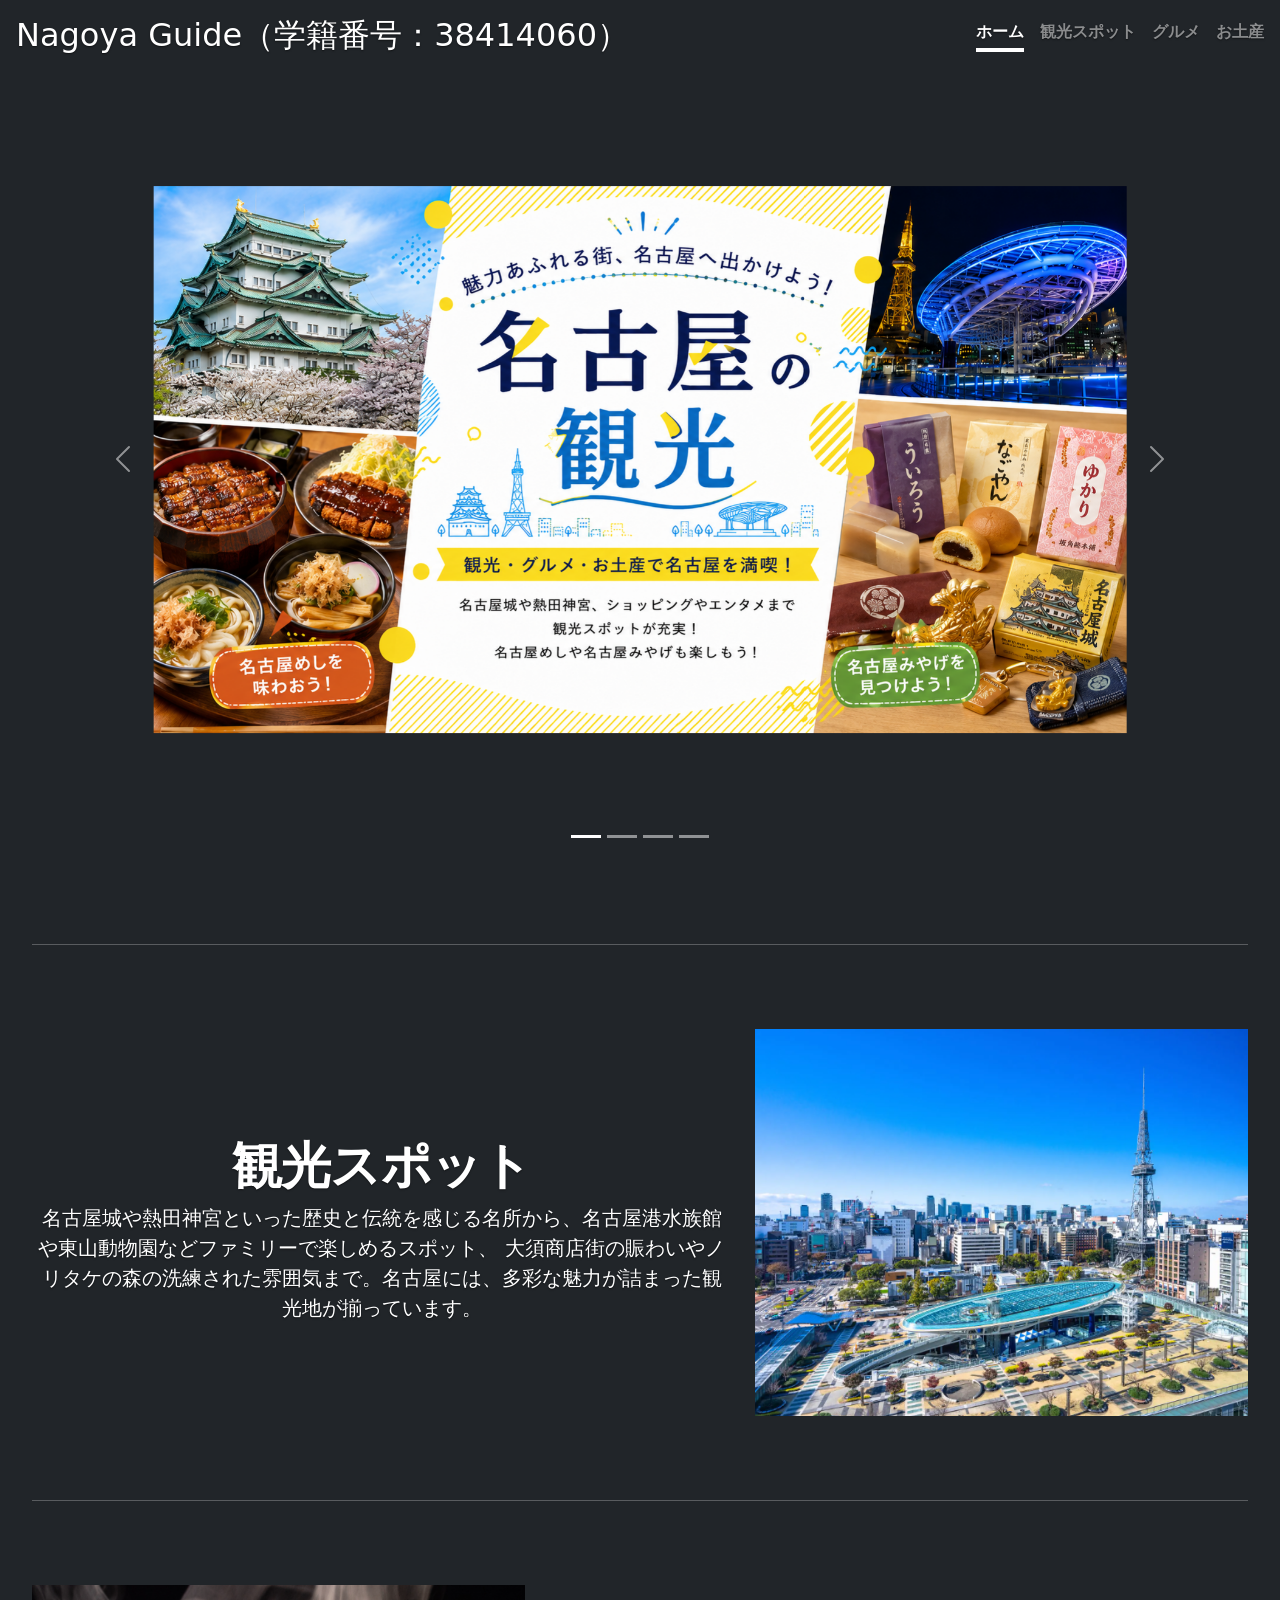
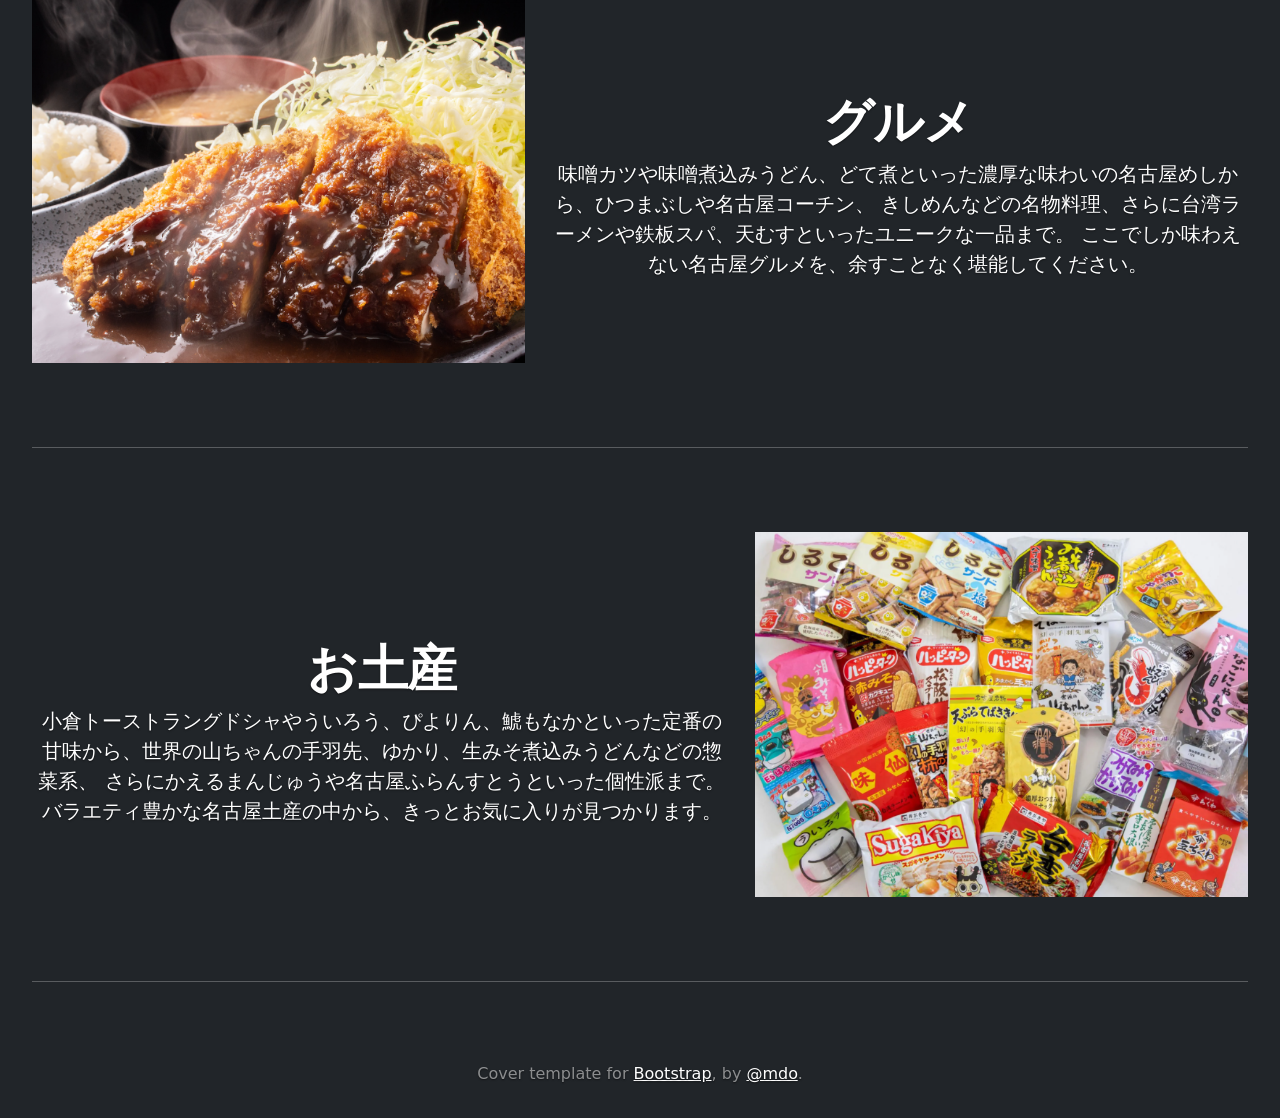
<file: docs/index.html>
<!doctype html>
<html lang="ja" data-bs-theme="auto">
  <head>
    <meta charset="utf-8" />
    <meta name="viewport" content="width=device-width, initial-scale=1" />
    <meta name="description" content="" />
    <meta
      name="author"
      content="Mark Otto, Jacob Thornton, and Bootstrap contributors"
    />
    <meta name="generator" content="Astro v5.13.2" />
    <title>Nagoya Guide</title>
    <link
      rel="canonical"
      href="https://getbootstrap.com/docs/5.3/examples/cover/"
    />
    <script src="./assets/js/color-modes.js"></script>
    <link href="./assets/dist/css/bootstrap.min.css" rel="stylesheet" />
    <meta name="theme-color" content="#712cf9" />
    <link href="cover.css" rel="stylesheet" />
    <link href="carousel.css" rel="stylesheet" />
    <style>
      .bd-placeholder-img {
        font-size: 1.125rem;
        text-anchor: middle;
        -webkit-user-select: none;
        -moz-user-select: none;
        user-select: none;
      }
      @media (min-width: 768px) {
        .bd-placeholder-img-lg {
          font-size: 3.5rem;
        }
      }
      .b-example-divider {
        width: 100%;
        height: 3rem;
        background-color: #0000001a;
        border: solid rgba(0, 0, 0, 0.15);
        border-width: 1px 0;
        box-shadow:
          inset 0 0.5em 1.5em #0000001a,
          inset 0 0.125em 0.5em #00000026;
      }
      .b-example-vr {
        flex-shrink: 0;
        width: 1.5rem;
        height: 100vh;
      }
      .bi {
        vertical-align: -0.125em;
        fill: currentColor;
      }
      .nav-scroller {
        position: relative;
        z-index: 2;
        height: 2.75rem;
        overflow-y: hidden;
      }
      .nav-scroller .nav {
        display: flex;
        flex-wrap: nowrap;
        padding-bottom: 1rem;
        margin-top: -1px;
        overflow-x: auto;
        text-align: center;
        white-space: nowrap;
        -webkit-overflow-scrolling: touch;
      }
      .btn-bd-primary {
        --bd-violet-bg: #712cf9;
        --bd-violet-rgb: 112.520718, 44.062154, 249.437846;
        --bs-btn-font-weight: 600;
        --bs-btn-color: var(--bs-white);
        --bs-btn-bg: var(--bd-violet-bg);
        --bs-btn-border-color: var(--bd-violet-bg);
        --bs-btn-hover-color: var(--bs-white);
        --bs-btn-hover-bg: #6528e0;
        --bs-btn-hover-border-color: #6528e0;
        --bs-btn-focus-shadow-rgb: var(--bd-violet-rgb);
        --bs-btn-active-color: var(--bs-btn-hover-color);
        --bs-btn-active-bg: #5a23c8;
        --bs-btn-active-border-color: #5a23c8;
      }
      .bd-mode-toggle {
        z-index: 1500;
      }
      .bd-mode-toggle .bi {
        width: 1em;
        height: 1em;
      }
      .bd-mode-toggle .dropdown-menu .active .bi {
        display: block !important;
      }
      .cover-container {
        max-width: 1600px;
      }
    </style>
  </head>
  <body class="d-flex text-center text-bg-dark">
    <svg xmlns="http://www.w3.org/2000/svg" class="d-none">
      <symbol id="check2" viewBox="0 0 16 16">
        <path
          d="M13.854 3.646a.5.5 0 0 1 0 .708l-7 7a.5.5 0 0 1-.708 0l-3.5-3.5a.5.5 0 1 1 .708-.708L6.5 10.293l6.646-6.647a.5.5 0 0 1 .708 0z"
        ></path>
      </symbol>
      <symbol id="circle-half" viewBox="0 0 16 16">
        <path
          d="M8 15A7 7 0 1 0 8 1v14zm0 1A8 8 0 1 1 8 0a8 8 0 0 1 0 16z"
        ></path>
      </symbol>
      <symbol id="moon-stars-fill" viewBox="0 0 16 16">
        <path
          d="M6 .278a.768.768 0 0 1 .08.858 7.208 7.208 0 0 0-.878 3.46c0 4.021 3.278 7.277 7.318 7.277.527 0 1.04-.055 1.533-.16a.787.787 0 0 1 .81.316.733.733 0 0 1-.031.893A8.349 8.349 0 0 1 8.344 16C3.734 16 0 12.286 0 7.71 0 4.266 2.114 1.312 5.124.06A.752.752 0 0 1 6 .278z"
        ></path>
        <path
          d="M10.794 3.148a.217.217 0 0 1 .412 0l.387 1.162c.173.518.579.924 1.097 1.097l1.162.387a.217.217 0 0 1 0 .412l-1.162.387a1.734 1.734 0 0 0-1.097 1.097l-.387 1.162a.217.217 0 0 1-.412 0l-.387-1.162A1.734 1.734 0 0 0 9.31 6.593l-1.162-.387a.217.217 0 0 1 0-.412l1.162-.387a1.734 1.734 0 0 0 1.097-1.097l.387-1.162zM13.863.099a.145.145 0 0 1 .274 0l.258.774c.115.346.386.617.732.732l.774.258a.145.145 0 0 1 0 .274l-.774.258a1.156 1.156 0 0 0-.732.732l-.258.774a.145.145 0 0 1-.274 0l-.258-.774a1.156 1.156 0 0 0-.732-.732l-.774-.258a.145.145 0 0 1 0-.274l.774-.258c.346-.115.617-.386.732-.732L13.863.1z"
        ></path>
      </symbol>
      <symbol id="sun-fill" viewBox="0 0 16 16">
        <path
          d="M8 12a4 4 0 1 0 0-8 4 4 0 0 0 0 8zM8 0a.5.5 0 0 1 .5.5v2a.5.5 0 0 1-1 0v-2A.5.5 0 0 1 8 0zm0 13a.5.5 0 0 1 .5.5v2a.5.5 0 0 1-1 0v-2A.5.5 0 0 1 8 13zm8-5a.5.5 0 0 1-.5.5h-2a.5.5 0 0 1 0-1h2a.5.5 0 0 1 .5.5zM3 8a.5.5 0 0 1-.5.5h-2a.5.5 0 0 1 0-1h2A.5.5 0 0 1 3 8zm10.657-5.657a.5.5 0 0 1 0 .707l-1.414 1.415a.5.5 0 1 1-.707-.708l1.414-1.414a.5.5 0 0 1 .707 0zm-9.193 9.193a.5.5 0 0 1 0 .707L3.05 13.657a.5.5 0 0 1-.707-.707l1.414-1.414a.5.5 0 0 1 .707 0zm9.193 2.121a.5.5 0 0 1-.707 0l-1.414-1.414a.5.5 0 0 1 .707-.707l1.414 1.414a.5.5 0 0 1 0 .707zM4.464 4.465a.5.5 0 0 1-.707 0L2.343 3.05a.5.5 0 1 1 .707-.707l1.414 1.414a.5.5 0 0 1 0 .708z"
        ></path>
      </symbol>
    </svg>
    <div class="cover-container d-flex w-100 p-3 mx-auto flex-column">
      <header class="mb-auto">
        <div>
          <h2 class="float-md-start mb-0"><a class="nav-link" fw-bold href="index.html">Nagoya Guide（学籍番号：38414060）</a></h2>
          <nav class="nav nav-masthead justify-content-center float-md-end">
            <a
              class="nav-link fw-bold py-1 px-0 active"
              aria-current="page"
              href="index.html"
              >ホーム</a
            >
            <a class="nav-link fw-bold py-1 px-0" href="tourist_sports.html">観光スポット</a>
            <a class="nav-link fw-bold py-1 px-0" href="gourmet.html">グルメ</a>
            <a class="nav-link fw-bold py-1 px-0" href="souvenir.html">お土産</a>
          </nav>
        </div>
      </header>
      <main class="px-3">
        <div id="myCarousel" class="carousel slide mb-6" data-bs-ride="carousel">
          <div class="carousel-indicators">
            <button
              type="button"
              data-bs-target="#myCarousel"
              data-bs-slide-to="0"
              class="active"
              aria-current="true"
              aria-label="Slide 1"
            ></button>
            <button
              type="button"
              data-bs-target="#myCarousel"
              data-bs-slide-to="1"
              aria-label="Slide 2"
            ></button>
            <button
              type="button"
              data-bs-target="#myCarousel"
              data-bs-slide-to="2"
              aria-label="Slide 3"
            ></button>
            <button
              type="button"
              data-bs-target="#myCarousel"
              data-bs-slide-to="3"
              aria-label="Slide 4"
            ></button>
          </div>
          <div class="carousel-inner">
            <div class="carousel-item active">
              <a class="nav-link fw-bold py-1 px-0" href="index.html">
              <img
                src="fig/ホーム/移動画面-ホーム.png"
                class="d-block"
                style="position: absolute; top: 50%; left: 50%; transform: translate(-50%, -50%); width: 80%; height: 80%; object-fit: contain;"
                alt="ホーム"
              >
              </a>
            </div>
            <div class="carousel-item">
              <a class="nav-link fw-bold py-1 px-0" href="tourist_sports.html">
              <img
                src="fig/ホーム/移動画面-観光.png"
                class="d-block"
                style="position: absolute; top: 50%; left: 50%; transform: translate(-50%, -50%); width: 80%; height: 80%; object-fit: contain;"
                alt="観光"
              >
              </a>
            </div>
            <div class="carousel-item">
              <a class="nav-link fw-bold py-1 px-0" href="gourmet.html">
              <img
                src="fig/ホーム/移動画面-グルメ.png"
                class="d-block"
                style="position: absolute; top: 50%; left: 50%; transform: translate(-50%, -50%); width: 80%; height: 80%; object-fit: contain;"
                alt="グルメ"
              >
              </a>
            </div>
            <div class="carousel-item">
              <a class="nav-link fw-bold py-1 px-0" href="souvenir.html">
              <img
                src="fig/ホーム/移動画面-お土産.png"
                class="d-block"
                style="position: absolute; top: 50%; left: 50%; transform: translate(-50%, -50%); width: 80%; height: 80%; object-fit: contain;"
                alt="お土産"
              >
              </a>
            </div>
          </div>
          <button
            class="carousel-control-prev"
            type="button"
            data-bs-target="#myCarousel"
            data-bs-slide="prev"
          >
            <span class="carousel-control-prev-icon" aria-hidden="true"></span>
            <span class="visually-hidden">Previous</span>
          </button>
          <button
            class="carousel-control-next"
            type="button"
            data-bs-target="#myCarousel"
            data-bs-slide="next"
          >
            <span class="carousel-control-next-icon" aria-hidden="true"></span>
            <span class="visually-hidden">Next</span>
          </button>
        </div>        
        <hr class="featurette-divider" />
        <div class="row featurette">
          <div class="col-md-7">
            <h2 class="featurette-heading fw-normal lh-1">
              <a class="nav-link fw-bold py-1 px-0" href="tourist_sports.html">
              観光スポット
              </a>
            </h2>
            <p class="lead">
              名古屋城や熱田神宮といった歴史と伝統を感じる名所から、名古屋港水族館や東山動物園などファミリーで楽しめるスポット、
              大須商店街の賑わいやノリタケの森の洗練された雰囲気まで。名古屋には、多彩な魅力が詰まった観光地が揃っています。
            </p>
          </div>
          <div class="col-md-5">
            <a class="nav-link fw-bold py-1 px-0" href="tourist_sports.html">
            <img
              src="fig/ホーム/観光.png"
              class="featurette-image img-fluid mx-auto"
              alt="観光"
              width="500"
              height="500"
            >
            </a>
          </div>
        </div>
        <hr class="featurette-divider" />
        <div class="row featurette">
          <div class="col-md-7 order-md-2">
            <h2 class="featurette-heading fw-normal lh-1">
              <a class="nav-link fw-bold py-1 px-0" href="gourmet.html">
              グルメ
              </a>
            </h2>
            <p class="lead">
              味噌カツや味噌煮込みうどん、どて煮といった濃厚な味わいの名古屋めしから、ひつまぶしや名古屋コーチン、
              きしめんなどの名物料理、さらに台湾ラーメンや鉄板スパ、天むすといったユニークな一品まで。
              ここでしか味わえない名古屋グルメを、余すことなく堪能してください。
            </p>
          </div>
          <div class="col-md-5 order-md-1">
            <a class="nav-link fw-bold py-1 px-0" href="gourmet.html">
            <img
              src="fig/ホーム/グルメ.png"
              class="featurette-image img-fluid mx-auto"
              alt="グルメ"
              width="500"
              height="500"
            >
            </a>
          </div>
        </div>
        <hr class="featurette-divider" />
        <div class="row featurette">
          <div class="col-md-7">
            <h2 class="featurette-heading fw-normal lh-1">
              <a class="nav-link fw-bold py-1 px-0" href="souvenir.html">
              お土産
              </a>
            </h2>
            <p class="lead">
              小倉トーストラングドシャやういろう、ぴよりん、鯱もなかといった定番の甘味から、世界の山ちゃんの手羽先、ゆかり、生みそ煮込みうどんなどの惣菜系、
              さらにかえるまんじゅうや名古屋ふらんすとうといった個性派まで。バラエティ豊かな名古屋土産の中から、きっとお気に入りが見つかります。
            </p>
          </div>
          <div class="col-md-5">
            <a class="nav-link fw-bold py-1 px-0" href="souvenir.html">
            <img
              src="fig/ホーム/お土産.png"
              class="featurette-image img-fluid mx-auto"
              alt="お土産"
              width="500"
              height="500"
            >
            </a>
          </div>
        </div>
        <hr class="featurette-divider" />
      </main>
      <footer class="mt-auto text-white-50">
        <p>
          Cover template for
          <a href="https://getbootstrap.com/" class="text-white">Bootstrap</a>,
          by <a href="https://x.com/mdo" class="text-white">@mdo</a>.
        </p>
      </footer>
    </div>
    <script
      src="./assets/dist/js/bootstrap.bundle.min.js"
      class="astro-vvvwv3sm"
    ></script>
  </body>
</html>
</file>
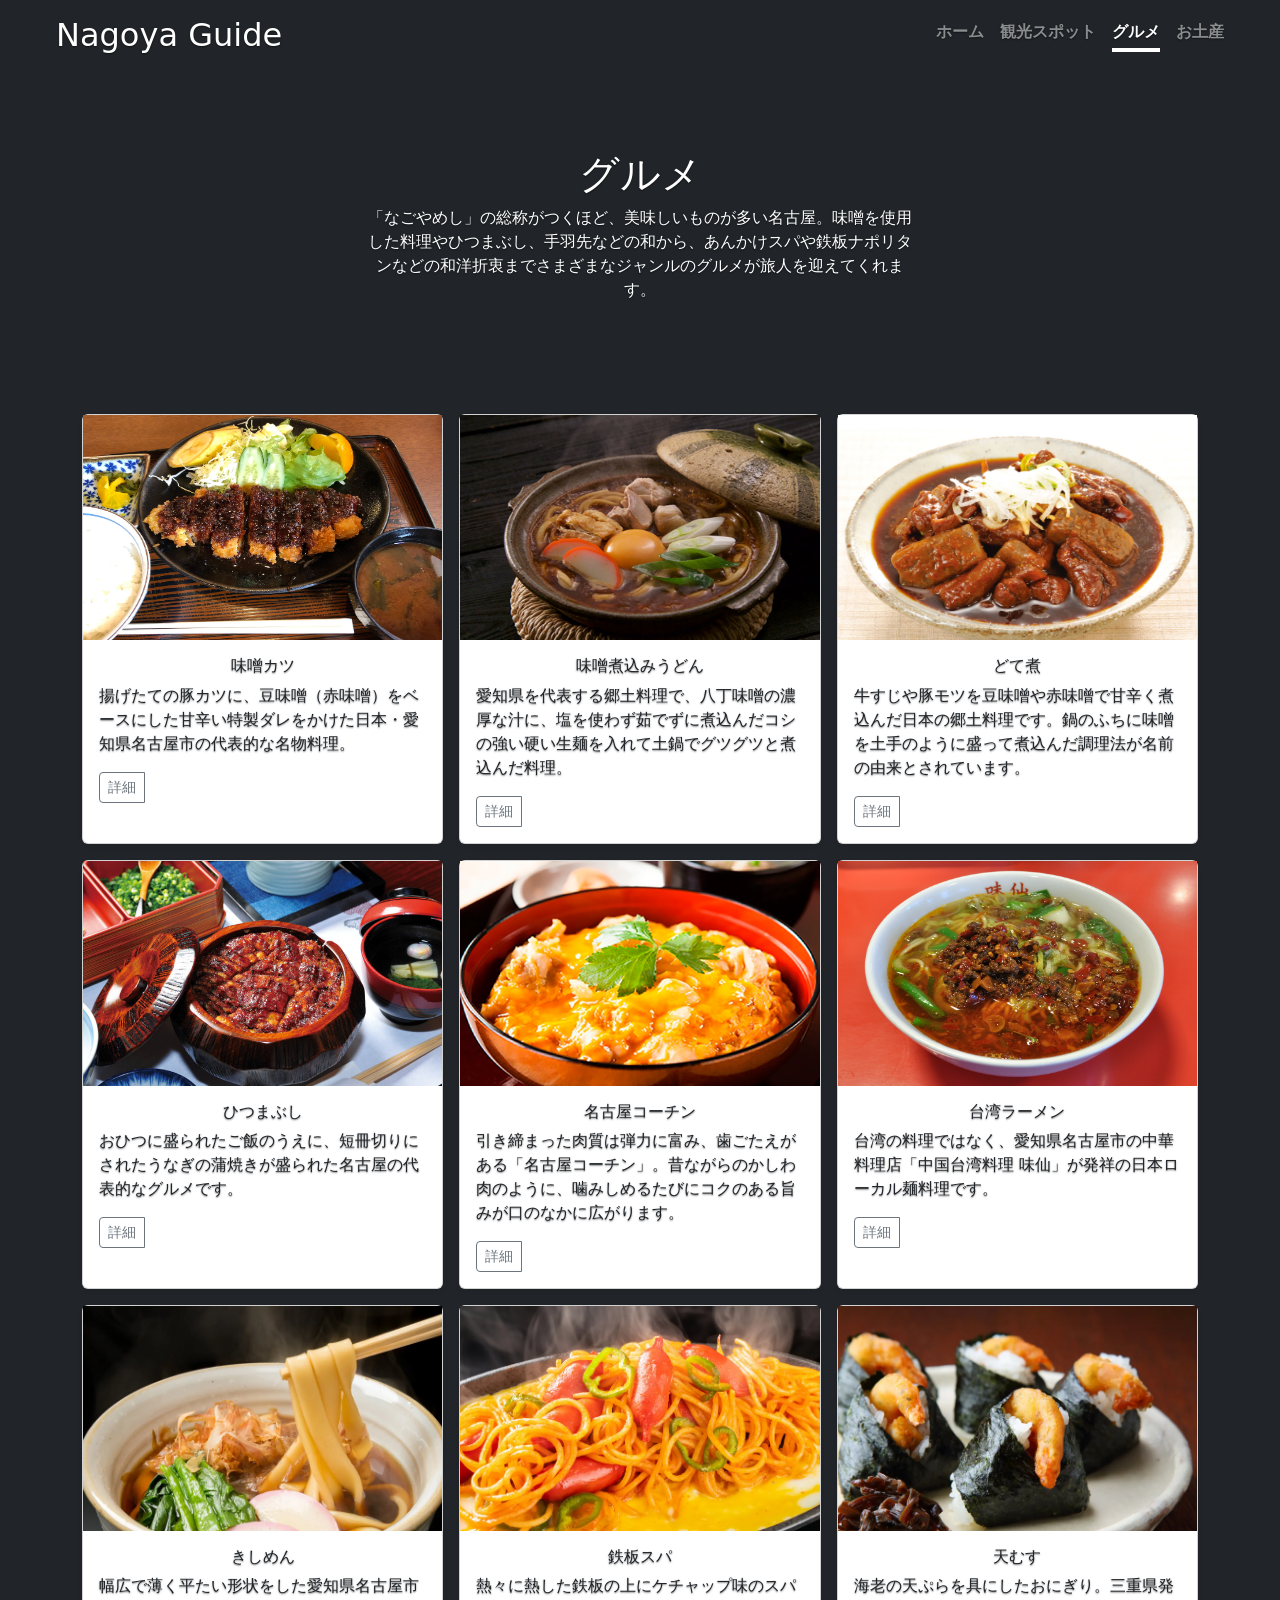
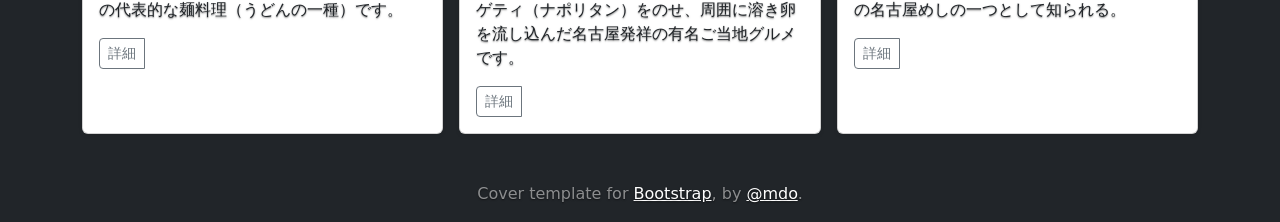
<file: docs/gourmet.html>
<!doctype html>
<html lang="ja" class="h-100" data-bs-theme="auto">
  <head>
    <meta charset="utf-8" />
    <meta name="viewport" content="width=device-width, initial-scale=1" />
    <meta name="description" content="" />
    <meta
      name="author"
      content="Mark Otto, Jacob Thornton, and Bootstrap contributors"
    />
    <meta name="generator" content="Astro v5.13.2" />
    <title>グルメ</title>
    <link
      rel="canonical"
      href="https://getbootstrap.com/docs/5.3/examples/cover/"
    />
    <script src="./assets/js/color-modes.js"></script>
    <link href="./assets/dist/css/bootstrap.min.css" rel="stylesheet" />
    <meta name="theme-color" content="#712cf9" />
    <link href="cover.css" rel="stylesheet" />
    <style>
      .bd-placeholder-img {
        font-size: 1.125rem;
        text-anchor: middle;
        -webkit-user-select: none;
        -moz-user-select: none;
        user-select: none;
      }
      @media (min-width: 768px) {
        .bd-placeholder-img-lg {
          font-size: 3.5rem;
        }
      }
      .b-example-divider {
        width: 100%;
        height: 3rem;
        background-color: #0000001a;
        border: solid rgba(0, 0, 0, 0.15);
        border-width: 1px 0;
        box-shadow:
          inset 0 0.5em 1.5em #0000001a,
          inset 0 0.125em 0.5em #00000026;
      }
      .b-example-vr {
        flex-shrink: 0;
        width: 1.5rem;
        height: 100vh;
      }
      .bi {
        vertical-align: -0.125em;
        fill: currentColor;
      }
      .nav-scroller {
        position: relative;
        z-index: 2;
        height: 2.75rem;
        overflow-y: hidden;
      }
      .nav-scroller .nav {
        display: flex;
        flex-wrap: nowrap;
        padding-bottom: 1rem;
        margin-top: -1px;
        overflow-x: auto;
        text-align: center;
        white-space: nowrap;
        -webkit-overflow-scrolling: touch;
      }
      .btn-bd-primary {
        --bd-violet-bg: #712cf9;
        --bd-violet-rgb: 112.520718, 44.062154, 249.437846;
        --bs-btn-font-weight: 600;
        --bs-btn-color: var(--bs-white);
        --bs-btn-bg: var(--bd-violet-bg);
        --bs-btn-border-color: var(--bd-violet-bg);
        --bs-btn-hover-color: var(--bs-white);
        --bs-btn-hover-bg: #6528e0;
        --bs-btn-hover-border-color: #6528e0;
        --bs-btn-focus-shadow-rgb: var(--bd-violet-rgb);
        --bs-btn-active-color: var(--bs-btn-hover-color);
        --bs-btn-active-bg: #5a23c8;
        --bs-btn-active-border-color: #5a23c8;
      }
      .bd-mode-toggle {
        z-index: 1500;
      }
      .bd-mode-toggle .bi {
        width: 1em;
        height: 1em;
      }
      .bd-mode-toggle .dropdown-menu .active .bi {
        display: block !important;
      }
      .cover-container {
        max-width: 1200px;
      }
    </style>
  </head>
  <body class="d-flex h-100 text-center text-bg-dark">
    <svg xmlns="http://www.w3.org/2000/svg" class="d-none">
      <symbol id="check2" viewBox="0 0 16 16">
        <path
          d="M13.854 3.646a.5.5 0 0 1 0 .708l-7 7a.5.5 0 0 1-.708 0l-3.5-3.5a.5.5 0 1 1 .708-.708L6.5 10.293l6.646-6.647a.5.5 0 0 1 .708 0z"
        ></path>
      </symbol>
      <symbol id="circle-half" viewBox="0 0 16 16">
        <path
          d="M8 15A7 7 0 1 0 8 1v14zm0 1A8 8 0 1 1 8 0a8 8 0 0 1 0 16z"
        ></path>
      </symbol>
      <symbol id="moon-stars-fill" viewBox="0 0 16 16">
        <path
          d="M6 .278a.768.768 0 0 1 .08.858 7.208 7.208 0 0 0-.878 3.46c0 4.021 3.278 7.277 7.318 7.277.527 0 1.04-.055 1.533-.16a.787.787 0 0 1 .81.316.733.733 0 0 1-.031.893A8.349 8.349 0 0 1 8.344 16C3.734 16 0 12.286 0 7.71 0 4.266 2.114 1.312 5.124.06A.752.752 0 0 1 6 .278z"
        ></path>
        <path
          d="M10.794 3.148a.217.217 0 0 1 .412 0l.387 1.162c.173.518.579.924 1.097 1.097l1.162.387a.217.217 0 0 1 0 .412l-1.162.387a1.734 1.734 0 0 0-1.097 1.097l-.387 1.162a.217.217 0 0 1-.412 0l-.387-1.162A1.734 1.734 0 0 0 9.31 6.593l-1.162-.387a.217.217 0 0 1 0-.412l1.162-.387a1.734 1.734 0 0 0 1.097-1.097l.387-1.162zM13.863.099a.145.145 0 0 1 .274 0l.258.774c.115.346.386.617.732.732l.774.258a.145.145 0 0 1 0 .274l-.774.258a1.156 1.156 0 0 0-.732.732l-.258.774a.145.145 0 0 1-.274 0l-.258-.774a1.156 1.156 0 0 0-.732-.732l-.774-.258a.145.145 0 0 1 0-.274l.774-.258c.346-.115.617-.386.732-.732L13.863.1z"
        ></path>
      </symbol>
      <symbol id="sun-fill" viewBox="0 0 16 16">
        <path
          d="M8 12a4 4 0 1 0 0-8 4 4 0 0 0 0 8zM8 0a.5.5 0 0 1 .5.5v2a.5.5 0 0 1-1 0v-2A.5.5 0 0 1 8 0zm0 13a.5.5 0 0 1 .5.5v2a.5.5 0 0 1-1 0v-2A.5.5 0 0 1 8 13zm8-5a.5.5 0 0 1-.5.5h-2a.5.5 0 0 1 0-1h2a.5.5 0 0 1 .5.5zM3 8a.5.5 0 0 1-.5.5h-2a.5.5 0 0 1 0-1h2A.5.5 0 0 1 3 8zm10.657-5.657a.5.5 0 0 1 0 .707l-1.414 1.415a.5.5 0 1 1-.707-.708l1.414-1.414a.5.5 0 0 1 .707 0zm-9.193 9.193a.5.5 0 0 1 0 .707L3.05 13.657a.5.5 0 0 1-.707-.707l1.414-1.414a.5.5 0 0 1 .707 0zm9.193 2.121a.5.5 0 0 1-.707 0l-1.414-1.414a.5.5 0 0 1 .707-.707l1.414 1.414a.5.5 0 0 1 0 .707zM4.464 4.465a.5.5 0 0 1-.707 0L2.343 3.05a.5.5 0 1 1 .707-.707l1.414 1.414a.5.5 0 0 1 0 .708z"
        ></path>
      </symbol>
    </svg>
    <div class="cover-container d-flex w-100 h-100 p-3 mx-auto flex-column">
      <header class="mb-auto">
        <div>
          <h2 class="float-md-start mb-0"><a class="nav-link" fw-bold href="index.html">Nagoya Guide</a></h2>
          <nav class="nav nav-masthead justify-content-center float-md-end">
            <a
              class="nav-link fw-bold py-1 px-0"
              aria-current="page"
              href="index.html"
              >ホーム</a
            >
            <a class="nav-link fw-bold py-1 px-0" href="tourist_sports.html">観光スポット</a>
            <a class="nav-link fw-bold py-1 px-0 active" href="gourmet.html">グルメ</a>
            <a class="nav-link fw-bold py-1 px-0" href="souvenir.html">お土産</a>
          </nav>
        </div>
      </header>

      <main>
        <section class="py-5 text-center container">
          <div class="row py-lg-5">
            <div class="col-lg-6 col-md-8 mx-auto">
              <h1 class="fw-light">グルメ</h1>
              <p>
              「なごやめし」の総称がつくほど、美味しいものが多い名古屋。味噌を使用した料理やひつまぶし、手羽先などの和から、あんかけスパや鉄板ナポリタンなどの和洋折衷までさまざまなジャンルのグルメが旅人を迎えてくれます。
              </p>
            </div>
          </div>
        </section>
        <div class="album pb-5">
          <div class="container">
            <div class="row row-cols-1 row-cols-sm-2 row-cols-md-3 g-3">
              <div class="col d-flex">
                <div class="card shadow-sm h-100 w-100">
                  <img
                    height="225"
                    src="fig/グルメ/味噌カツ.png"
                  >
                  </img>
                  <div class="card-body">
                    <h6>味噌カツ</h6>
                    <p class="card-text" style="text-align: left;">
                      揚げたての豚カツに、豆味噌（赤味噌）をベースにした甘辛い特製ダレをかけた日本・愛知県名古屋市の代表的な名物料理。
                    </p>
                    <div class="d-flex justify-content-between align-items-center">
                      <div class="btn-group">
                        <button
                          type="button"
                          class="btn btn-sm btn-outline-secondary"
                          data-bs-toggle="modal"
                          data-bs-target="#musokatuModal"
                        >
                          詳細
                        </button>
                        <div class="modal fade" id="musokatuModal" data-bs-backdrop="static" data-bs-keyboard="false" tabindex="-1" aria-labelledby="musokatuModalLabel" aria-hidden="true">
                          <div class="modal-dialog modal-dialog-centered modal-xl">
                            <div class="modal-content">
                              <div class="modal-header">
                                <h1 class="modal-title fs-5" id="musokatuModalLabel">味噌カツ</h1>
                                <button type="button" class="btn-close" data-bs-dismiss="modal" aria-label="Close"></button>
                              </div>
                              <div class="modal-body">
                                <div class="row">
                                  <figure class="figure">
                                    <img src="fig/グルメ/味噌カツ.png" class="figure-img img-fluid rounded">
                                  </figure> 
                                </div>                         
                                <p style="text-align: left;">
                                  八丁味噌などの豆味噌のベースに店によって鰹出汁、砂糖など様々なものを加えた独自のタレを豚カツにかけたもの。一つの惣菜として並ぶこともあれば、カツ丼やカツサンドの形で用いられることもある。
                                </p>
                              </div>
                            </div>
                          </div>
                        </div>
                      </div>
                    </div>
                  </div>
                </div>
              </div>
              <div class="col d-flex">
                <div class="card shadow-sm h-100 w-100">
                  <img
                    height="225"
                    src="fig/グルメ/味噌煮込みうどん.png"
                  >
                  </img>
                  <div class="card-body">
                    <h6>味噌煮込みうどん</h6>
                    <p class="card-text" style="text-align: left;">
                      愛知県を代表する郷土料理で、八丁味噌の濃厚な汁に、塩を使わず茹でずに煮込んだコシの強い硬い生麺を入れて土鍋でグツグツと煮込んだ料理。
                    </p>
                    <div class="d-flex justify-content-between align-items-center">
                      <div class="btn-group">
                        <button
                          type="button"
                          class="btn btn-sm btn-outline-secondary"
                          data-bs-toggle="modal"
                          data-bs-target="#misonikomiModal"
                        >
                          詳細
                        </button>
                        <div class="modal fade" id="misonikomiModal" data-bs-backdrop="static" data-bs-keyboard="false" tabindex="-1" aria-labelledby="misonikomiModalLabel" aria-hidden="true">
                          <div class="modal-dialog modal-dialog-centered modal-xl">
                            <div class="modal-content">
                              <div class="modal-header">
                                <h1 class="modal-title fs-5" id="misonikomiModalLabel">味噌煮込みうどん</h1>
                                <button type="button" class="btn-close" data-bs-dismiss="modal" aria-label="Close"></button>
                              </div>
                              <div class="modal-body">
                                <div class="row">
                                  <figure class="figure">
                                    <img src="fig/グルメ/味噌煮込みうどん.png" class="figure-img img-fluid rounded">
                                  </figure> 
                                </div>                         
                                <p style="text-align: left;">
                                  味噌煮込みうどんは、愛知県（名古屋市）を中心に親しまれる郷土料理です。濃厚な豆味噌（八丁味噌）のつゆに、塩を使わずに小麦粉と水だけで打ったコシの強い生麺を入れ、土鍋でそのまま煮込むスタイルが特徴です。
                                </p>
                              </div>
                            </div>
                          </div>
                        </div>
                      </div>
                    </div>
                  </div>
                </div>
              </div>
              <div class="col d-flex">
                <div class="card shadow-sm h-100 w-100">
                  <img
                    height="225"
                    src="fig/グルメ/どて煮.png"
                  >
                  </img>
                  <div class="card-body">
                    <h6>どて煮</h6>
                    <p class="card-text" style="text-align: left;">
                     牛すじや豚モツを豆味噌や赤味噌で甘辛く煮込んだ日本の郷土料理です。鍋のふちに味噌を土手のように盛って煮込んだ調理法が名前の由来とされています。
                    </p>
                    <div class="d-flex justify-content-between align-items-center">
                      <div class="btn-group">
                        <button
                          type="button"
                          class="btn btn-sm btn-outline-secondary"
                          data-bs-toggle="modal"
                          data-bs-target="#doteniModal"
                        >
                          詳細
                        </button>
                        <div class="modal fade" id="doteniModal" data-bs-backdrop="static" data-bs-keyboard="false" tabindex="-1" aria-labelledby="doteniModalLabel" aria-hidden="true">
                          <div class="modal-dialog modal-dialog-centered modal-xl">
                            <div class="modal-content">
                              <div class="modal-header">
                                <h1 class="modal-title fs-5" id="doteniModalLabel">どて煮</h1>
                                <button type="button" class="btn-close" data-bs-dismiss="modal" aria-label="Close"></button>
                              </div>
                              <div class="modal-body">
                                <div class="row">
                                  <figure class="figure">
                                    <img src="fig/グルメ/どて煮.png" class="figure-img img-fluid rounded">
                                  </figure> 
                                </div>                         
                                <p style="text-align: left;">
                                  どて煮は豚のモツを味噌やみりんで煮込んだ、寒い冬に食べたくなる料理です。名古屋名物として居酒屋では定番メニューで、家庭でも食べられています。
                                  どて煮の「どて」は土手が由来で、本来は味噌を土手状に塗った鍋の中に具材と汁を入れて煮たり焼いたりして調理していたことから「どて煮」や「どて焼き」が生まれたそうです。
                                </p>
                              </div>
                            </div>
                          </div>
                        </div>
                      </div>
                    </div>
                  </div>
                </div>
              </div>
              <div class="col d-flex">
                <div class="card shadow-sm h-100 w-100">
                  <img
                    height="225"
                    src="fig/グルメ/ひつまぶし.png"
                  >
                  </img>
                  <div class="card-body">
                    <h6>ひつまぶし</h6>
                    <p class="card-text" style="text-align: left;">
                      おひつに盛られたご飯のうえに、短冊切りにされたうなぎの蒲焼きが盛られた名古屋の代表的なグルメです。
                    </p>
                    <div class="d-flex justify-content-between align-items-center">
                      <div class="btn-group">
                        <button
                          type="button"
                          class="btn btn-sm btn-outline-secondary"
                          data-bs-toggle="modal"
                          data-bs-target="#hitsumabushiModal"
                        >
                          詳細
                        </button>
                        <div class="modal fade" id="hitsumabushiModal" data-bs-backdrop="static" data-bs-keyboard="false" tabindex="-1" aria-labelledby="hitsumabushiModalLabel" aria-hidden="true">
                          <div class="modal-dialog modal-dialog-centered modal-xl">
                            <div class="modal-content">
                              <div class="modal-header">
                                <h1 class="modal-title fs-5" id="hitsumabushiModalLabel">ひつまぶし</h1>
                                <button type="button" class="btn-close" data-bs-dismiss="modal" aria-label="Close"></button>
                              </div>
                              <div class="modal-body">
                                <div class="row">
                                  <figure class="figure">
                                    <img src="fig/グルメ/ひつまぶし.png" class="figure-img img-fluid rounded">
                                  </figure> 
                                </div>                         
                                <p style="text-align: left;">
                                  お茶碗によそって食べる「ひつまぶし」。1杯目はそのまま、2杯目は薬味をつけて、3杯目は出汁やお茶をかけるなど、1度で3つの味を楽しめます。名古屋に行ったら、食べておきたいグルメの一つです。
                                </p>
                              </div>
                            </div>
                          </div>
                        </div>
                      </div>
                    </div>
                  </div>
                </div>
              </div>
              <div class="col d-flex">
                <div class="card shadow-sm h-100 w-100">
                  <img
                    height="225"
                    src="fig/グルメ/名古屋コーチン.png"
                  >
                  </img>
                  <div class="card-body">
                    <h6>名古屋コーチン</h6>
                    <p class="card-text" style="text-align: left;">
                      引き締まった肉質は弾力に富み、歯ごたえがある「名古屋コーチン」。昔ながらのかしわ肉のように、噛みしめるたびにコクのある旨みが口のなかに広がります。
                    </p>
                    <div class="d-flex justify-content-between align-items-center">
                      <div class="btn-group">
                        <button
                          type="button"
                          class="btn btn-sm btn-outline-secondary"
                          data-bs-toggle="modal"
                          data-bs-target="#nagoyako-tinModal"
                        >
                          詳細
                        </button>
                        <div class="modal fade" id="nagoyako-tinModal" data-bs-backdrop="static" data-bs-keyboard="false" tabindex="-1" aria-labelledby="nagoyako-tinModalLabel" aria-hidden="true">
                          <div class="modal-dialog modal-dialog-centered modal-xl">
                            <div class="modal-content">
                              <div class="modal-header">
                                <h1 class="modal-title fs-5" id="nagoyako-tinModalLabel">名古屋コーチン</h1>
                                <button type="button" class="btn-close" data-bs-dismiss="modal" aria-label="Close"></button>
                              </div>
                              <div class="modal-body">
                                <div class="row">
                                  <figure class="figure">
                                    <img src="fig/グルメ/名古屋コーチン.png" class="figure-img img-fluid rounded">
                                  </figure> 
                                </div>                         
                                <p style="text-align: left;">
                                  愛知県が発祥の日本を代表する高級ブランド地鶏（正式な品種名は「名古屋種」）であり、日本三大地鶏の一つに数えられ、血統が100%純粋な「純系」である点が特徴です。
                                </p>
                              </div>
                            </div>
                          </div>
                        </div>
                      </div>
                    </div>
                  </div>
                </div>
              </div>
              <div class="col d-flex">
                <div class="card shadow-sm h-100 w-100">
                  <img
                    height="225"
                    src="fig/グルメ/台湾ラーメン.png"
                  >
                  </img>
                  <div class="card-body">
                    <h6>台湾ラーメン</h6>
                    <p class="card-text" style="text-align: left;">
                      台湾の料理ではなく、愛知県名古屋市の中華料理店「中国台湾料理 味仙」が発祥の日本ローカル麺料理です。
                    </p>
                    <div class="d-flex justify-content-between align-items-center">
                      <div class="btn-group">
                        <button
                          type="button"
                          class="btn btn-sm btn-outline-secondary"
                          data-bs-toggle="modal"
                          data-bs-target="#taiwanra-menModal"
                        >
                          詳細
                        </button>
                        <div class="modal fade" id="taiwanra-menModal" data-bs-backdrop="static" data-bs-keyboard="false" tabindex="-1" aria-labelledby="taiwanra-menModalLabel" aria-hidden="true">
                          <div class="modal-dialog modal-dialog-centered modal-xl">
                            <div class="modal-content">
                              <div class="modal-header">
                                <h1 class="modal-title fs-5" id="taiwanra-menModalLabel">台湾ラーメン</h1>
                                <button type="button" class="btn-close" data-bs-dismiss="modal" aria-label="Close"></button>
                              </div>
                              <div class="modal-body">
                                <div class="row">
                                  <figure class="figure">
                                    <img src="fig/グルメ/台湾ラーメン.png" class="figure-img img-fluid rounded">
                                  </figure> 
                                </div>                         
                                <p style="text-align: left;">
                                  名古屋発祥の激辛ご当地ラーメンであり、台湾ミンチ、鶏ガラスープ、ニンニクとニラが主な特徴です。台湾で一般的な料理ではなく、名古屋の台湾料理店「味仙」の店主が、現地の「担仔麺（タンツーメン）」を激辛にアレンジして作り出した日本発祥のメニューです。
                                </p>
                              </div>
                            </div>
                          </div>
                        </div>
                      </div>
                    </div>
                  </div>
                </div>
              </div>
              <div class="col d-flex">
                <div class="card shadow-sm h-100 w-100">
                  <img
                    height="225"
                    src="fig/グルメ/きしめん.png"
                  >
                  </img>
                  <div class="card-body">
                    <h6>きしめん</h6>
                    <p class="card-text" style="text-align: left;">
                      幅広で薄く平たい形状をした愛知県名古屋市の代表的な麺料理（うどんの一種）です。
                    </p>
                    <div class="d-flex justify-content-between align-items-center">
                      <div class="btn-group">
                        <button
                          type="button"
                          class="btn btn-sm btn-outline-secondary"
                          data-bs-toggle="modal"
                          data-bs-target="#kishimenModal"
                        >
                          詳細
                        </button>
                        <div class="modal fade" id="kishimenModal" data-bs-backdrop="static" data-bs-keyboard="false" tabindex="-1" aria-labelledby="kishimenModalLabel" aria-hidden="true">
                          <div class="modal-dialog modal-dialog-centered modal-xl">
                            <div class="modal-content">
                              <div class="modal-header">
                                <h1 class="modal-title fs-5" id="kishimenModalLabel">きしめん</h1>
                                <button type="button" class="btn-close" data-bs-dismiss="modal" aria-label="Close"></button>
                              </div>
                              <div class="modal-body">
                                <div class="row">
                                  <figure class="figure">
                                    <img src="fig/グルメ/きしめん.png" class="figure-img img-fluid rounded">
                                  </figure> 
                                </div>                         
                                <p style="text-align: left;">
                                  きしめんとうどんの大きな違いは、麺の形、食感、つゆの絡みやすさです。きしめんはうどんの一種であり、材料の基本は同じ小麦粉、塩、水ですが、形が大きく異なります。
                                </p>
                              </div>
                            </div>
                          </div>
                        </div>
                      </div>
                    </div>
                  </div>
                </div>
              </div>
              <div class="col d-flex">
                <div class="card shadow-sm h-100 w-100">
                  <img
                    height="225"
                    src="fig/グルメ/鉄板スパ.png"
                  >
                  </img>
                  <div class="card-body">
                    <h6>鉄板スパ</h6>
                    <p class="card-text" style="text-align: left;">
                      熱々に熱した鉄板の上にケチャップ味のスパゲティ（ナポリタン）をのせ、周囲に溶き卵を流し込んだ名古屋発祥の有名ご当地グルメです。
                    </p>
                    <div class="d-flex justify-content-between align-items-center">
                      <div class="btn-group">
                        <button
                          type="button"
                          class="btn btn-sm btn-outline-secondary"
                          data-bs-toggle="modal"
                          data-bs-target="#teppansupaModal"
                        >
                          詳細
                        </button>
                        <div class="modal fade" id="teppansupaModal" data-bs-backdrop="static" data-bs-keyboard="false" tabindex="-1" aria-labelledby="teppansupaModalLabel" aria-hidden="true">
                          <div class="modal-dialog modal-dialog-centered modal-xl">
                            <div class="modal-content">
                              <div class="modal-header">
                                <h1 class="modal-title fs-5" id="teppansupaModalLabel">鉄板スパ</h1>
                                <button type="button" class="btn-close" data-bs-dismiss="modal" aria-label="Close"></button>
                              </div>
                              <div class="modal-body">
                                <div class="row">
                                  <figure class="figure">
                                    <img src="fig/グルメ/鉄板スパ.png" class="figure-img img-fluid rounded">
                                  </figure> 
                                </div>                         
                                <p style="text-align: left;">
                                  熱々の鉄板皿にケチャップ味のスパゲティを盛り、周りに溶き卵を流し入れた料理です。名古屋の喫茶店から広まった「名古屋めし」の一つで、「鉄板ナポリタン」や「イタリアン」とも呼ばれます。
                                </p>
                              </div>
                            </div>
                          </div>
                        </div>
                      </div>
                    </div>
                  </div>
                </div>
              </div>
              <div class="col d-flex">
                <div class="card shadow-sm h-100 w-100">
                  <img
                    height="225"
                    src="fig/グルメ/天むす.png"
                  >
                  </img>
                  <div class="card-body">
                    <h6>天むす</h6>
                    <p class="card-text" style="text-align: left;">
                      海老の天ぷらを具にしたおにぎり。三重県発の名古屋めしの一つとして知られる。
                    </p>
                    <div class="d-flex justify-content-between align-items-center">
                      <div class="btn-group">
                        <button
                          type="button"
                          class="btn btn-sm btn-outline-secondary"
                          data-bs-toggle="modal"
                          data-bs-target="#tenmusuModal"
                        >
                          詳細
                        </button>
                        <div class="modal fade" id="tenmusuModal" data-bs-backdrop="static" data-bs-keyboard="false" tabindex="-1" aria-labelledby="tenmusuModalLabel" aria-hidden="true">
                          <div class="modal-dialog modal-dialog-centered modal-xl">
                            <div class="modal-content">
                              <div class="modal-header">
                                <h1 class="modal-title fs-5" id="tenmusuModalLabel">天むす</h1>
                                <button type="button" class="btn-close" data-bs-dismiss="modal" aria-label="Close"></button>
                              </div>
                              <div class="modal-body">
                                <div class="row">
                                  <figure class="figure">
                                    <img src="fig/グルメ/天むす.png" class="figure-img img-fluid rounded">
                                  </figure> 
                                </div>                         
                                <p style="text-align: left;">
                                  名古屋名物として名をはせる「天むす」。しっかりと味付けされた海老天が入っているのが特徴で、食べれば海老の風味が口いっぱいに広がる人気のご当地グルメです。
                                  名古屋市にはたくさんの天むす専門店があり、お土産としても人気があるので、地元民のみならず観光客からも名古屋めしとして高い人気を誇っています。
                                </p>
                              </div>
                            </div>
                          </div>
                        </div>
                      </div>
                    </div>
                  </div>
                </div>
              </div>
            </div>
          </div>
        </div>
      </main>

      <footer class="mt-auto text-white-50">
        <p>
          Cover template for
          <a href="https://getbootstrap.com/" class="text-white">Bootstrap</a>,
          by <a href="https://x.com/mdo" class="text-white">@mdo</a>.
        </p>
      </footer>
    </div>
    <script
      src="./assets/dist/js/bootstrap.bundle.min.js"
      class="astro-vvvwv3sm"
    ></script>
  </body>
</html>
</file>
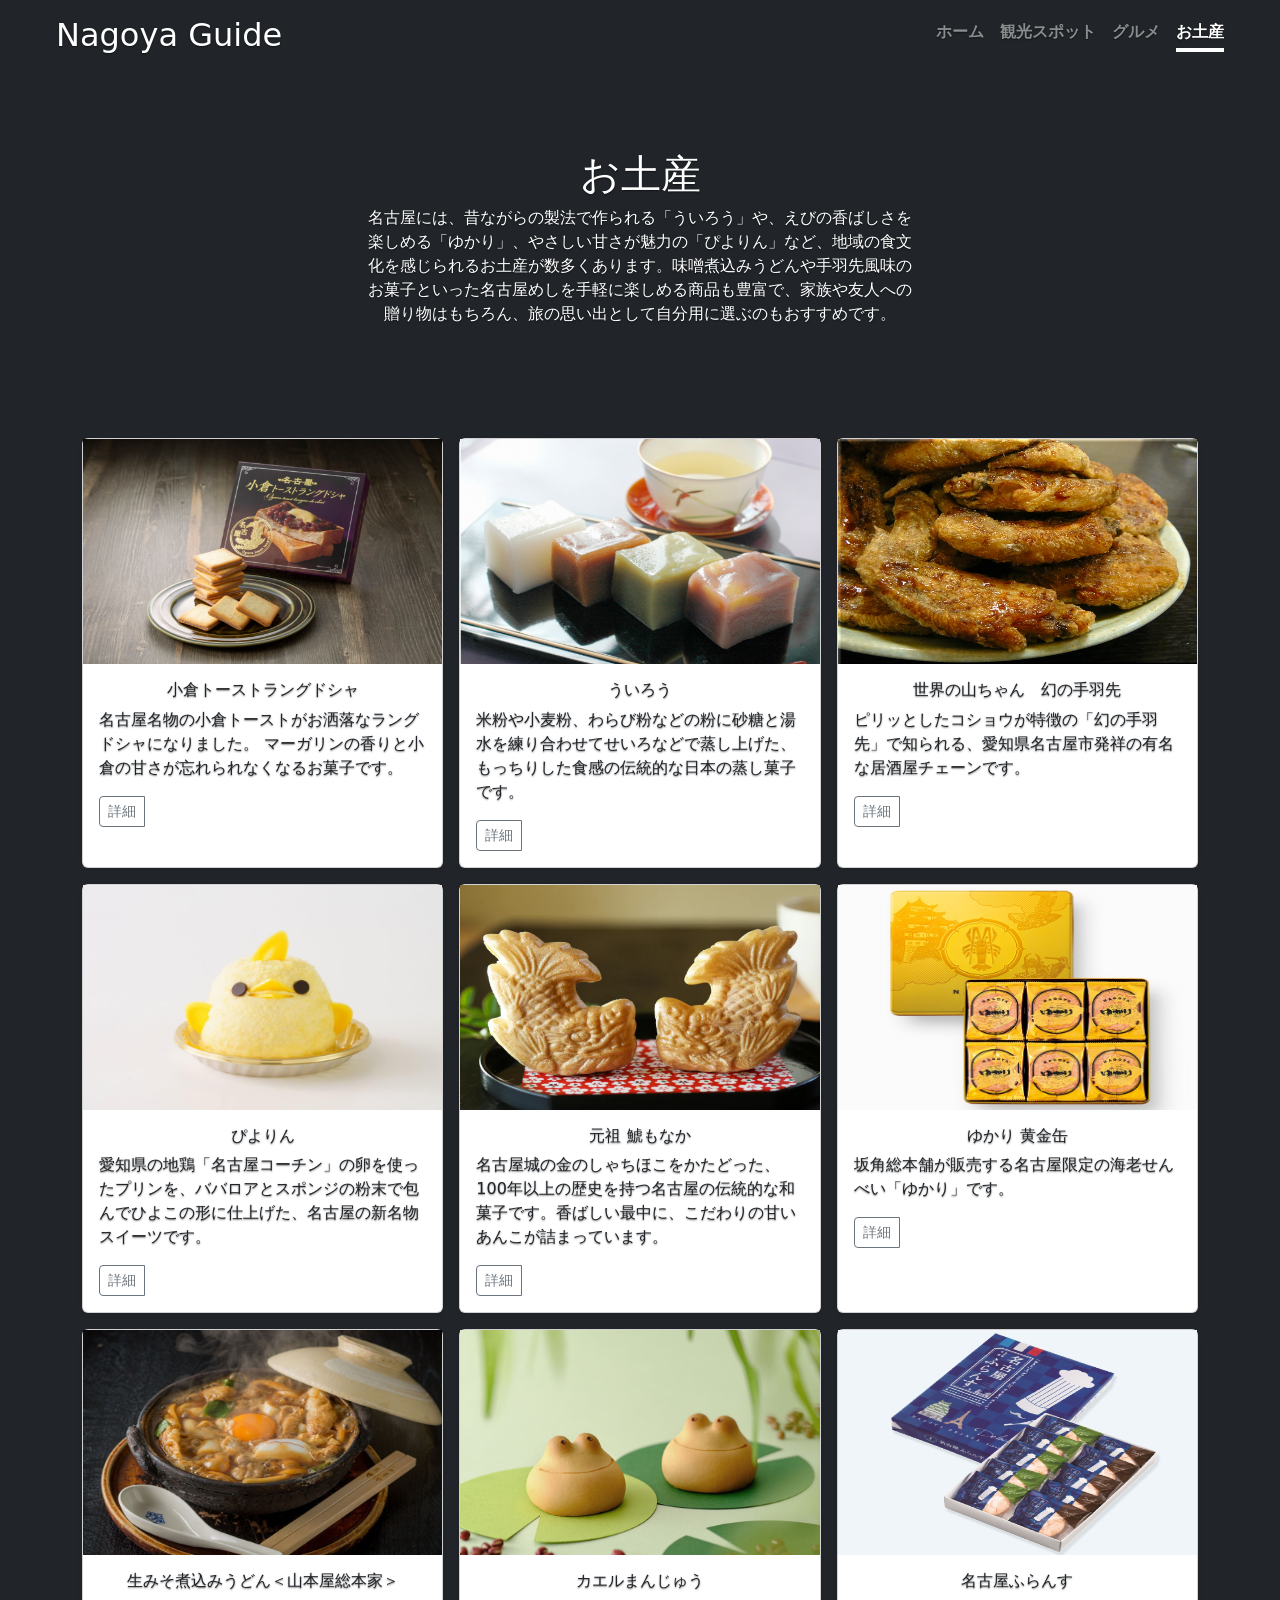
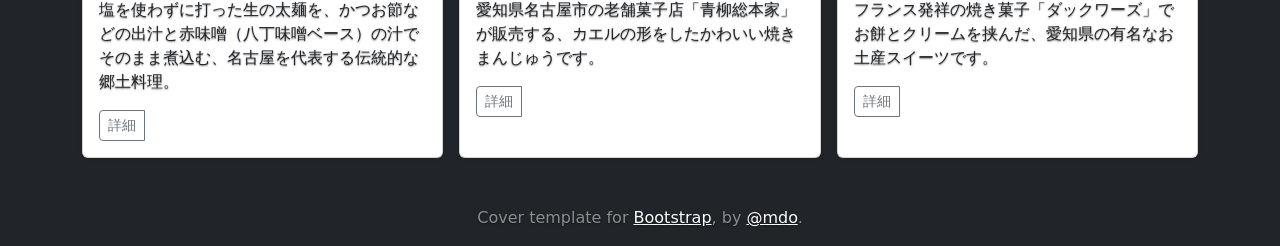
<file: docs/souvenir.html>
<!doctype html>
<html lang="ja" class="h-100" data-bs-theme="auto">
  <head>
    <meta charset="utf-8" />
    <meta name="viewport" content="width=device-width, initial-scale=1" />
    <meta name="description" content="" />
    <meta
      name="author"
      content="Mark Otto, Jacob Thornton, and Bootstrap contributors"
    />
    <meta name="generator" content="Astro v5.13.2" />
    <title>お土産</title>
    <link
      rel="canonical"
      href="https://getbootstrap.com/docs/5.3/examples/cover/"
    />
    <script src="./assets/js/color-modes.js"></script>
    <link href="./assets/dist/css/bootstrap.min.css" rel="stylesheet" />
    <meta name="theme-color" content="#712cf9" />
    <link href="cover.css" rel="stylesheet" />
    <style>
      .bd-placeholder-img {
        font-size: 1.125rem;
        text-anchor: middle;
        -webkit-user-select: none;
        -moz-user-select: none;
        user-select: none;
      }
      @media (min-width: 768px) {
        .bd-placeholder-img-lg {
          font-size: 3.5rem;
        }
      }
      .b-example-divider {
        width: 100%;
        height: 3rem;
        background-color: #0000001a;
        border: solid rgba(0, 0, 0, 0.15);
        border-width: 1px 0;
        box-shadow:
          inset 0 0.5em 1.5em #0000001a,
          inset 0 0.125em 0.5em #00000026;
      }
      .b-example-vr {
        flex-shrink: 0;
        width: 1.5rem;
        height: 100vh;
      }
      .bi {
        vertical-align: -0.125em;
        fill: currentColor;
      }
      .nav-scroller {
        position: relative;
        z-index: 2;
        height: 2.75rem;
        overflow-y: hidden;
      }
      .nav-scroller .nav {
        display: flex;
        flex-wrap: nowrap;
        padding-bottom: 1rem;
        margin-top: -1px;
        overflow-x: auto;
        text-align: center;
        white-space: nowrap;
        -webkit-overflow-scrolling: touch;
      }
      .btn-bd-primary {
        --bd-violet-bg: #712cf9;
        --bd-violet-rgb: 112.520718, 44.062154, 249.437846;
        --bs-btn-font-weight: 600;
        --bs-btn-color: var(--bs-white);
        --bs-btn-bg: var(--bd-violet-bg);
        --bs-btn-border-color: var(--bd-violet-bg);
        --bs-btn-hover-color: var(--bs-white);
        --bs-btn-hover-bg: #6528e0;
        --bs-btn-hover-border-color: #6528e0;
        --bs-btn-focus-shadow-rgb: var(--bd-violet-rgb);
        --bs-btn-active-color: var(--bs-btn-hover-color);
        --bs-btn-active-bg: #5a23c8;
        --bs-btn-active-border-color: #5a23c8;
      }
      .bd-mode-toggle {
        z-index: 1500;
      }
      .bd-mode-toggle .bi {
        width: 1em;
        height: 1em;
      }
      .bd-mode-toggle .dropdown-menu .active .bi {
        display: block !important;
      }

      .cover-container {
        max-width: 1200px;
      }
    </style>
  </head>
  <body class="d-flex h-100 text-center text-bg-dark">
    <svg xmlns="http://www.w3.org/2000/svg" class="d-none">
      <symbol id="check2" viewBox="0 0 16 16">
        <path
          d="M13.854 3.646a.5.5 0 0 1 0 .708l-7 7a.5.5 0 0 1-.708 0l-3.5-3.5a.5.5 0 1 1 .708-.708L6.5 10.293l6.646-6.647a.5.5 0 0 1 .708 0z"
        ></path>
      </symbol>
      <symbol id="circle-half" viewBox="0 0 16 16">
        <path
          d="M8 15A7 7 0 1 0 8 1v14zm0 1A8 8 0 1 1 8 0a8 8 0 0 1 0 16z"
        ></path>
      </symbol>
      <symbol id="moon-stars-fill" viewBox="0 0 16 16">
        <path
          d="M6 .278a.768.768 0 0 1 .08.858 7.208 7.208 0 0 0-.878 3.46c0 4.021 3.278 7.277 7.318 7.277.527 0 1.04-.055 1.533-.16a.787.787 0 0 1 .81.316.733.733 0 0 1-.031.893A8.349 8.349 0 0 1 8.344 16C3.734 16 0 12.286 0 7.71 0 4.266 2.114 1.312 5.124.06A.752.752 0 0 1 6 .278z"
        ></path>
        <path
          d="M10.794 3.148a.217.217 0 0 1 .412 0l.387 1.162c.173.518.579.924 1.097 1.097l1.162.387a.217.217 0 0 1 0 .412l-1.162.387a1.734 1.734 0 0 0-1.097 1.097l-.387 1.162a.217.217 0 0 1-.412 0l-.387-1.162A1.734 1.734 0 0 0 9.31 6.593l-1.162-.387a.217.217 0 0 1 0-.412l1.162-.387a1.734 1.734 0 0 0 1.097-1.097l.387-1.162zM13.863.099a.145.145 0 0 1 .274 0l.258.774c.115.346.386.617.732.732l.774.258a.145.145 0 0 1 0 .274l-.774.258a1.156 1.156 0 0 0-.732.732l-.258.774a.145.145 0 0 1-.274 0l-.258-.774a1.156 1.156 0 0 0-.732-.732l-.774-.258a.145.145 0 0 1 0-.274l.774-.258c.346-.115.617-.386.732-.732L13.863.1z"
        ></path>
      </symbol>
      <symbol id="sun-fill" viewBox="0 0 16 16">
        <path
          d="M8 12a4 4 0 1 0 0-8 4 4 0 0 0 0 8zM8 0a.5.5 0 0 1 .5.5v2a.5.5 0 0 1-1 0v-2A.5.5 0 0 1 8 0zm0 13a.5.5 0 0 1 .5.5v2a.5.5 0 0 1-1 0v-2A.5.5 0 0 1 8 13zm8-5a.5.5 0 0 1-.5.5h-2a.5.5 0 0 1 0-1h2a.5.5 0 0 1 .5.5zM3 8a.5.5 0 0 1-.5.5h-2a.5.5 0 0 1 0-1h2A.5.5 0 0 1 3 8zm10.657-5.657a.5.5 0 0 1 0 .707l-1.414 1.415a.5.5 0 1 1-.707-.708l1.414-1.414a.5.5 0 0 1 .707 0zm-9.193 9.193a.5.5 0 0 1 0 .707L3.05 13.657a.5.5 0 0 1-.707-.707l1.414-1.414a.5.5 0 0 1 .707 0zm9.193 2.121a.5.5 0 0 1-.707 0l-1.414-1.414a.5.5 0 0 1 .707-.707l1.414 1.414a.5.5 0 0 1 0 .707zM4.464 4.465a.5.5 0 0 1-.707 0L2.343 3.05a.5.5 0 1 1 .707-.707l1.414 1.414a.5.5 0 0 1 0 .708z"
        ></path>
      </symbol>
    </svg>
    <div class="cover-container d-flex w-100 h-100 p-3 mx-auto flex-column">
      <header class="mb-auto">
        <div>
          <h2 class="float-md-start mb-0"><a class="nav-link" fw-bold href="index.html">Nagoya Guide</a></h2>
          <nav class="nav nav-masthead justify-content-center float-md-end">
            <a
              class="nav-link fw-bold py-1 px-0"
              aria-current="page"
              href="index.html"
              >ホーム</a
            >
            <a class="nav-link fw-bold py-1 px-0" href="tourist_sports.html">観光スポット</a>
            <a class="nav-link fw-bold py-1 px-0" href="gourmet.html">グルメ</a>
            <a class="nav-link fw-bold py-1 px-0 active" href="souvenir.html">お土産</a>
          </nav>
        </div>
      </header>

      <main>
        <section class="py-5 text-center container">
          <div class="row py-lg-5">
            <div class="col-lg-6 col-md-8 mx-auto">
              <h1 class="fw-light">お土産</h1>
              <p>
                名古屋には、昔ながらの製法で作られる「ういろう」や、えびの香ばしさを楽しめる「ゆかり」、やさしい甘さが魅力の「ぴよりん」など、地域の食文化を感じられるお土産が数多くあります。味噌煮込みうどんや手羽先風味のお菓子といった名古屋めしを手軽に楽しめる商品も豊富で、家族や友人への贈り物はもちろん、旅の思い出として自分用に選ぶのもおすすめです。
              </p>
            </div>
          </div>
        </section>
        <div class="album pb-5">
          <div class="container">
            <div class="row row-cols-1 row-cols-sm-2 row-cols-md-3 g-3">
              <div class="col d-flex">
                <div class="card shadow-sm h-100 w-100">
                  <img
                    height="225"
                    src="fig/お土産/小倉トーストラングドシャ.png"
                  >
                  </img>
                  <div class="card-body">
                    <h6>小倉トーストラングドシャ</h6>
                    <p class="card-text" style="text-align: left;">
                      名古屋名物の小倉トーストがお洒落なラングドシャになりました。 マーガリンの香りと小倉の甘さが忘れられなくなるお菓子です。
                    </p>
                    <div class="d-flex justify-content-between align-items-center">
                      <div class="btn-group">
                        <button
                          type="button"
                          class="btn btn-sm btn-outline-secondary"
                          data-bs-toggle="modal"
                          data-bs-target="#oguraModal"
                        >
                          詳細
                        </button>
                        <div class="modal fade" id="oguraModal" data-bs-backdrop="static" data-bs-keyboard="false" tabindex="-1" aria-labelledby="oguraModalLabel" aria-hidden="true">
                          <div class="modal-dialog modal-dialog-centered modal-xl">
                            <div class="modal-content">
                              <div class="modal-header">
                                <h1 class="modal-title fs-5" id="oguraModalLabel">小倉トーストラングドシャ</h1>
                                <button type="button" class="btn-close" data-bs-dismiss="modal" aria-label="Close"></button>
                              </div>
                              <div class="modal-body">
                                <div class="row">
                                  <figure class="figure">
                                    <img src="fig/お土産/小倉トーストラングドシャ.png" class="figure-img img-fluid rounded">
                                  </figure> 
                                </div>                         
                                <p style="text-align: left;">
                                  名古屋名物の小倉トーストをモチーフにした大人気のお土産お菓子です。株式会社東海寿が製造・販売しており、四角い食パンを模したサクサクのクッキーで小倉あん風味のチョコレートをサンドしています。
                                </p>
                              </div>
                            </div>
                          </div>
                        </div>
                      </div>
                    </div>
                  </div>
                </div>
              </div>
              <div class="col d-flex">
                <div class="card shadow-sm h-100 w-100">
                  <img
                    height="225"
                    src="fig/お土産/ういろう.png"
                  >
                  </img>
                  <div class="card-body">
                    <h6>ういろう</h6>
                    <p class="card-text" style="text-align: left;">
                      米粉や小麦粉、わらび粉などの粉に砂糖と湯水を練り合わせてせいろなどで蒸し上げた、もっちりした食感の伝統的な日本の蒸し菓子です。
                    </p>
                    <div class="d-flex justify-content-between align-items-center">
                      <div class="btn-group">
                        <button
                          type="button"
                          class="btn btn-sm btn-outline-secondary"
                          data-bs-toggle="modal"
                          data-bs-target="#uirouModal"
                        >
                          詳細
                        </button>
                        <div class="modal fade" id="uirouModal" data-bs-backdrop="static" data-bs-keyboard="false" tabindex="-1" aria-labelledby="uirouModalLabel" aria-hidden="true">
                          <div class="modal-dialog modal-dialog-centered modal-xl">
                            <div class="modal-content">
                              <div class="modal-header">
                                <h1 class="modal-title fs-5" id="uirouModalLabel">ういろう</h1>
                                <button type="button" class="btn-close" data-bs-dismiss="modal" aria-label="Close"></button>
                              </div>
                              <div class="modal-body">
                                <div class="row">
                                  <figure class="figure">
                                    <img src="fig/お土産/ういろう.png" class="figure-img img-fluid rounded">
                                  </figure> 
                                </div>                         
                                <p style="text-align: left;">
                                  和菓子の1つで、「外郎」「外良」と書いたり、「ういろ」と呼んだりします。羊羹に似た見た目をしていますが、食感はもっちりとしており、甘さも控えめです。
                                  地域によっては使用する材料が違いますが、基本的には米粉に砂糖と湯水を練った生地を、蒸篭（せいろ）で蒸して作ります。また、小豆や抹茶、季節の果物などを加えたさまざまな味のバリエーションが楽しめるのもういろうの特徴です。
                                </p>
                              </div>
                            </div>
                          </div>
                        </div>
                      </div>
                    </div>
                  </div>
                </div>
              </div>
              <div class="col d-flex">
                <div class="card shadow-sm h-100 w-100">
                  <img
                    height="225"
                    src="fig/お土産/山ちゃん.png"
                  >
                  </img>
                  <div class="card-body">
                    <h6>世界の山ちゃん　幻の手羽先</h6>
                    <p class="card-text" style="text-align: left;">
                     ピリッとしたコショウが特徴の「幻の手羽先」で知られる、愛知県名古屋市発祥の有名な居酒屋チェーンです。
                    </p>
                    <div class="d-flex justify-content-between align-items-center">
                      <div class="btn-group">
                        <button
                          type="button"
                          class="btn btn-sm btn-outline-secondary"
                          data-bs-toggle="modal"
                          data-bs-target="#yamachanModal"
                        >
                          詳細
                        </button>
                        <div class="modal fade" id="yamachanModal" data-bs-backdrop="static" data-bs-keyboard="false" tabindex="-1" aria-labelledby="yamachanModalLabel" aria-hidden="true">
                          <div class="modal-dialog modal-dialog-centered modal-xl">
                            <div class="modal-content">
                              <div class="modal-header">
                                <h1 class="modal-title fs-5" id="yamachanModalLabel">世界の山ちゃん　幻の手羽先</h1>
                                <button type="button" class="btn-close" data-bs-dismiss="modal" aria-label="Close"></button>
                              </div>
                              <div class="modal-body">
                                <div class="row">
                                  <figure class="figure">
                                    <img src="fig/お土産/山ちゃん.png" class="figure-img img-fluid rounded">
                                  </figure> 
                                </div>                         
                                <p style="text-align: left;">
                                  名古屋発祥の居酒屋チェーン「世界の山ちゃん」の看板メニューであり、ピリッとした特製コショウと秘伝のタレが効いた、食べだしたら止まらない鶏の唐揚げです。名前の由来は、山のように積んだ手羽先が「幻のようにあっという間になくなる」と言われたことや、すぐに皿から消えてしまう様子から名付けられました。
                                </p>
                              </div>
                            </div>
                          </div>
                        </div>
                      </div>
                    </div>
                  </div>
                </div>
              </div>
              <div class="col d-flex">
                <div class="card shadow-sm h-100 w-100">
                  <img
                    height="225"
                    src="fig/お土産/ぴよりん.png"
                  >
                  </img>
                  <div class="card-body">
                    <h6>ぴよりん</h6>
                    <p class="card-text" style="text-align: left;">
                      愛知県の地鶏「名古屋コーチン」の卵を使ったプリンを、ババロアとスポンジの粉末で包んでひよこの形に仕上げた、名古屋の新名物スイーツです。
                    </p>
                    <div class="d-flex justify-content-between align-items-center">
                      <div class="btn-group">
                        <button
                          type="button"
                          class="btn btn-sm btn-outline-secondary"
                          data-bs-toggle="modal"
                          data-bs-target="#piyorinModal"
                        >
                          詳細
                        </button>
                        <div class="modal fade" id="piyorinModal" data-bs-backdrop="static" data-bs-keyboard="false" tabindex="-1" aria-labelledby="piyorinModalLabel" aria-hidden="true">
                          <div class="modal-dialog modal-dialog-centered modal-xl">
                            <div class="modal-content">
                              <div class="modal-header">
                                <h1 class="modal-title fs-5" id="piyorinModalLabel">ぴよりん</h1>
                                <button type="button" class="btn-close" data-bs-dismiss="modal" aria-label="Close"></button>
                              </div>
                              <div class="modal-body">
                                <div class="row">
                                  <figure class="figure">
                                    <img src="fig/お土産/ぴよりん.png" class="figure-img img-fluid rounded">
                                  </figure> 
                                </div>                         
                                <p style="text-align: left;">
                                  東海旅客鉄道（JR東海）名古屋駅（愛知県名古屋市中村区名駅）構内のジェイアール東海フードサービスが運営する喫茶店「ぴよりんSTATION カフェ ジャンシアーヌ」にて2011年7月より「新・名古屋名物」として販売していた、ひよこの形をした洋生菓子の名称。
                                </p>
                              </div>
                            </div>
                          </div>
                        </div>
                      </div>
                    </div>
                  </div>
                </div>
              </div>
              <div class="col d-flex">
                <div class="card shadow-sm h-100 w-100">
                  <img
                    height="225"
                    src="fig/お土産/鯱モナカ.png"
                  >
                  </img>
                  <div class="card-body">
                    <h6>元祖 鯱もなか</h6>
                    <p class="card-text" style="text-align: left;">
                      名古屋城の金のしゃちほこをかたどった、100年以上の歴史を持つ名古屋の伝統的な和菓子です。香ばしい最中に、こだわりの甘いあんこが詰まっています。
                    </p>
                    <div class="d-flex justify-content-between align-items-center">
                      <div class="btn-group">
                        <button
                          type="button"
                          class="btn btn-sm btn-outline-secondary"
                          data-bs-toggle="modal"
                          data-bs-target="#monakaModal"
                        >
                          詳細
                        </button>
                        <div class="modal fade" id="monakaModal" data-bs-backdrop="static" data-bs-keyboard="false" tabindex="-1" aria-labelledby="monakaModalLabel" aria-hidden="true">
                          <div class="modal-dialog modal-dialog-centered modal-xl">
                            <div class="modal-content">
                              <div class="modal-header">
                                <h1 class="modal-title fs-5" id="monakaModalLabel">元祖 鯱もなか</h1>
                                <button type="button" class="btn-close" data-bs-dismiss="modal" aria-label="Close"></button>
                              </div>
                              <div class="modal-body">
                                <div class="row">
                                  <figure class="figure">
                                    <img src="fig/お土産/鯱モナカ.png" class="figure-img img-fluid rounded">
                                  </figure> 
                                </div>                         
                                <p style="text-align: left;">
                                  元祖鯱もなか本店は、明治40年に創業し、大正10年『元祖鯱もなか』の創製から、100年以上にわたり名古屋のシンボルの金のしゃちほこをイメージした「見て楽しい・食べて美味しい」鯱のお菓子を真心込めてお作りしております。
                                </p>
                              </div>
                            </div>
                          </div>
                        </div>
                      </div>
                    </div>
                  </div>
                </div>
              </div>
              <div class="col d-flex">
                <div class="card shadow-sm h-100 w-100">
                  <img
                    height="225"
                    src="fig/お土産/ゆかり.png"
                  >
                  </img>
                  <div class="card-body">
                    <h6>ゆかり 黄金缶</h6>
                    <p class="card-text" style="text-align: left;">
                      坂角総本舗が販売する名古屋限定の海老せんべい「ゆかり」です。
                    </p>
                    <div class="d-flex justify-content-between align-items-center">
                      <div class="btn-group">
                        <button
                          type="button"
                          class="btn btn-sm btn-outline-secondary"
                          data-bs-toggle="modal"
                          data-bs-target="#yukariModal"
                        >
                          詳細
                        </button>
                        <div class="modal fade" id="yukariModal" data-bs-backdrop="static" data-bs-keyboard="false" tabindex="-1" aria-labelledby="yukariModalLabel" aria-hidden="true">
                          <div class="modal-dialog modal-dialog-centered modal-xl">
                            <div class="modal-content">
                              <div class="modal-header">
                                <h1 class="modal-title fs-5" id="yukariModalLabel">ゆかり 黄金缶</h1>
                                <button type="button" class="btn-close" data-bs-dismiss="modal" aria-label="Close"></button>
                              </div>
                              <div class="modal-body">
                                <div class="row">
                                  <figure class="figure">
                                    <img src="fig/お土産/ゆかり.png" class="figure-img img-fluid rounded">
                                  </figure> 
                                </div>                         
                                <p style="text-align: left;">
                                  坂角総本舗が販売する名古屋限定の海老せんべい「ゆかり」の特別パッケージです。名古屋城の金シャチや武将をイメージした黄金色の缶が特徴で、中身は厳選された天然海老の身をふんだんに使った本格的な味わいを楽しめます。
                                </p>
                              </div>
                            </div>
                          </div>
                        </div>
                      </div>
                    </div>
                  </div>
                </div>
              </div>
              <div class="col d-flex">
                <div class="card shadow-sm h-100 w-100">
                  <img
                    height="225"
                    src="fig/お土産/生みそ煮込みうどん.png"
                  >
                  </img>
                  <div class="card-body">
                    <h6>生みそ煮込みうどん＜山本屋総本家＞</h6>
                    <p class="card-text" style="text-align: left;">
                      塩を使わずに打った生の太麺を、かつお節などの出汁と赤味噌（八丁味噌ベース）の汁でそのまま煮込む、名古屋を代表する伝統的な郷土料理。
                    </p>
                    <div class="d-flex justify-content-between align-items-center">
                      <div class="btn-group">
                        <button
                          type="button"
                          class="btn btn-sm btn-outline-secondary"
                          data-bs-toggle="modal"
                          data-bs-target="#namamisonikomiModal"
                        >
                          詳細
                        </button>
                        <div class="modal fade" id="namamisonikomiModal" data-bs-backdrop="static" data-bs-keyboard="false" tabindex="-1" aria-labelledby="namamisonikomiModalLabel" aria-hidden="true">
                          <div class="modal-dialog modal-dialog-centered modal-xl">
                            <div class="modal-content">
                              <div class="modal-header">
                                <h1 class="modal-title fs-5" id="namamisonikomiModalLabel">生みそ煮込みうどん＜山本屋総本家＞</h1>
                                <button type="button" class="btn-close" data-bs-dismiss="modal" aria-label="Close"></button>
                              </div>
                              <div class="modal-body">
                                <div class="row">
                                  <figure class="figure">
                                    <img src="fig/お土産/生みそ煮込みうどん.png" class="figure-img img-fluid rounded">
                                  </figure> 
                                </div>                         
                                <p style="text-align: left;">
                                  コクのある味噌と、歯ごたえのあるかたい麺が代々引き継がれてきた特徴です。(麺の中心に芯のようなものが残りますが煮えております。)
                                </p>
                              </div>
                            </div>
                          </div>
                        </div>
                      </div>
                    </div>
                  </div>
                </div>
              </div>
              <div class="col d-flex">
                <div class="card shadow-sm h-100 w-100">
                  <img
                    height="225"
                    src="fig/お土産/カエルまんじゅう.png"
                  >
                  </img>
                  <div class="card-body">
                    <h6>カエルまんじゅう</h6>
                    <p class="card-text" style="text-align: left;">
                      愛知県名古屋市の老舗菓子店「青柳総本家」が販売する、カエルの形をしたかわいい焼きまんじゅうです。
                    </p>
                    <div class="d-flex justify-content-between align-items-center">
                      <div class="btn-group">
                        <button
                          type="button"
                          class="btn btn-sm btn-outline-secondary"
                          data-bs-toggle="modal"
                          data-bs-target="#kaeruModal"
                        >
                          詳細
                        </button>
                        <div class="modal fade" id="kaeruModal" data-bs-backdrop="static" data-bs-keyboard="false" tabindex="-1" aria-labelledby="kaeruModalLabel" aria-hidden="true">
                          <div class="modal-dialog modal-dialog-centered modal-xl">
                            <div class="modal-content">
                              <div class="modal-header">
                                <h1 class="modal-title fs-5" id="kaeruModalLabel">カエルまんじゅう</h1>
                                <button type="button" class="btn-close" data-bs-dismiss="modal" aria-label="Close"></button>
                              </div>
                              <div class="modal-body">
                                <div class="row">
                                  <figure class="figure">
                                    <img src="fig/お土産/カエルまんじゅう.png" class="figure-img img-fluid rounded">
                                  </figure> 
                                </div>                         
                                <p style="text-align: left;">
                                  名古屋土産の定番。青柳総本家の「柳に飛びつくカエルのマーク」をモチーフにした人気のおまんじゅう。お味は「こしあん」と季節限定のお味もございます。
                                </p>
                              </div>
                            </div>
                          </div>
                        </div>
                      </div>
                    </div>
                  </div>
                </div>
              </div>
              <div class="col d-flex">
                <div class="card shadow-sm h-100 w-100">
                  <img
                    height="225"
                    src="fig/お土産/名古屋ふらんす.png"
                  >
                  </img>
                  <div class="card-body">
                    <h6>名古屋ふらんす</h6>
                    <p class="card-text" style="text-align: left;">
                      フランス発祥の焼き菓子「ダックワーズ」でお餅とクリームを挟んだ、愛知県の有名なお土産スイーツです。
                    </p>
                    <div class="d-flex justify-content-between align-items-center">
                      <div class="btn-group">
                        <button
                          type="button"
                          class="btn btn-sm btn-outline-secondary"
                          data-bs-toggle="modal"
                          data-bs-target="#nagoyafranceModal"
                        >
                          詳細
                        </button>
                        <div class="modal fade" id="nagoyafranceModal" data-bs-backdrop="static" data-bs-keyboard="false" tabindex="-1" aria-labelledby="nagoyafranceModalLabel" aria-hidden="true">
                          <div class="modal-dialog modal-dialog-centered modal-xl">
                            <div class="modal-content">
                              <div class="modal-header">
                                <h1 class="modal-title fs-5" id="nagoyafranceModalLabel">名古屋ふらんす</h1>
                                <button type="button" class="btn-close" data-bs-dismiss="modal" aria-label="Close"></button>
                              </div>
                              <div class="modal-body">
                                <div class="row">
                                  <figure class="figure">
                                    <img src="fig/お土産/名古屋ふらんす.png" class="figure-img img-fluid rounded">
                                  </figure> 
                                </div>                         
                                <p style="text-align: left;">
                                  フランスの焼き菓子ダックワーズで餅とクリームを挟んだ商品です。ダックワーズとは粉にしたアーモンドをメレンゲに混ぜ、焼いて仕上げたもの。アーモンドの香ばしさをメレンゲで楽しむフランス発祥の焼き菓子です。
                                </p>
                              </div>
                            </div>
                          </div>
                        </div>
                      </div>
                    </div>
                  </div>
                </div>
              </div>
            </div>
          </div>
        </div>
      </main>

      <footer class="mt-auto text-white-50">
        <p>
          Cover template for
          <a href="https://getbootstrap.com/" class="text-white">Bootstrap</a>,
          by <a href="https://x.com/mdo" class="text-white">@mdo</a>.
        </p>
      </footer>
    </div>
    <script
      src="./assets/dist/js/bootstrap.bundle.min.js"
      class="astro-vvvwv3sm"
    ></script>
  </body>
</html>
</file>
<file: docs/cover.css>
/*
 * Globals
 */


/* Custom default button */
.btn-light,
.btn-light:hover,
.btn-light:focus {
  color: #333;
  text-shadow: none; /* Prevent inheritance from `body` */
}


/*
 * Base structure
 */

body {
  text-shadow: 0 .05rem .1rem rgba(0, 0, 0, .5);
  box-shadow: none;
}

.cover-container {
  max-width: 42em;
}


/*
 * Header
 */

.nav-masthead .nav-link {
  color: rgba(255, 255, 255, .5);
  border-bottom: .25rem solid transparent;
}

.nav-masthead .nav-link:hover,
.nav-masthead .nav-link:focus {
  border-bottom-color: rgba(255, 255, 255, .25);
}

.nav-masthead .nav-link + .nav-link {
  margin-left: 1rem;
}

.nav-masthead .active {
  color: #fff;
  border-bottom-color: #fff;
}
</file>
<file: docs/carousel.css>
/* GLOBAL STYLES
-------------------------------------------------- */
/* Padding below the footer and lighter body text */

body {
  color: rgb(var(--bs-tertiary-color-rgb));
}


/* CUSTOMIZE THE CAROUSEL
-------------------------------------------------- */

/* Carousel base class */
.carousel {
  margin-bottom: 4rem;
}
/* Since positioning the image, we need to help out the caption */
.carousel-caption {
  top: 50%;
  bottom: auto;
  transform: translateY(-50%);
  z-index: 10;
}

/* Declare heights because of positioning of img element */
.carousel-item {
  height: 90vh;
}


/* MARKETING CONTENT
-------------------------------------------------- */

/* Center align the text within the three columns below the carousel */
.marketing .col-lg-4 {
  margin-bottom: 1.5rem;
  text-align: center;
}
/* rtl:begin:ignore */
.marketing .col-lg-4 p {
  margin-right: .75rem;
  margin-left: .75rem;
}
/* rtl:end:ignore */


/* Featurettes
------------------------- */

.featurette-divider {
  margin: 5rem 0; /* Space out the Bootstrap <hr> more */
}

/* Thin out the marketing headings */
/* rtl:begin:remove */
.featurette-heading {
  letter-spacing: -.05rem;
}

/* rtl:end:remove */

/* RESPONSIVE CSS
-------------------------------------------------- */

@media (min-width: 40em) {
  /* Bump up size of carousel content */
  .carousel-caption p {
    margin-bottom: 1.25rem;
    font-size: 1.25rem;
    line-height: 1.4;
  }

  .featurette-heading {
    font-size: 50px;
  }
}

@media (min-width: 62em) {
  .featurette-heading {
    margin-top: 7rem;
  }
}
</file>
